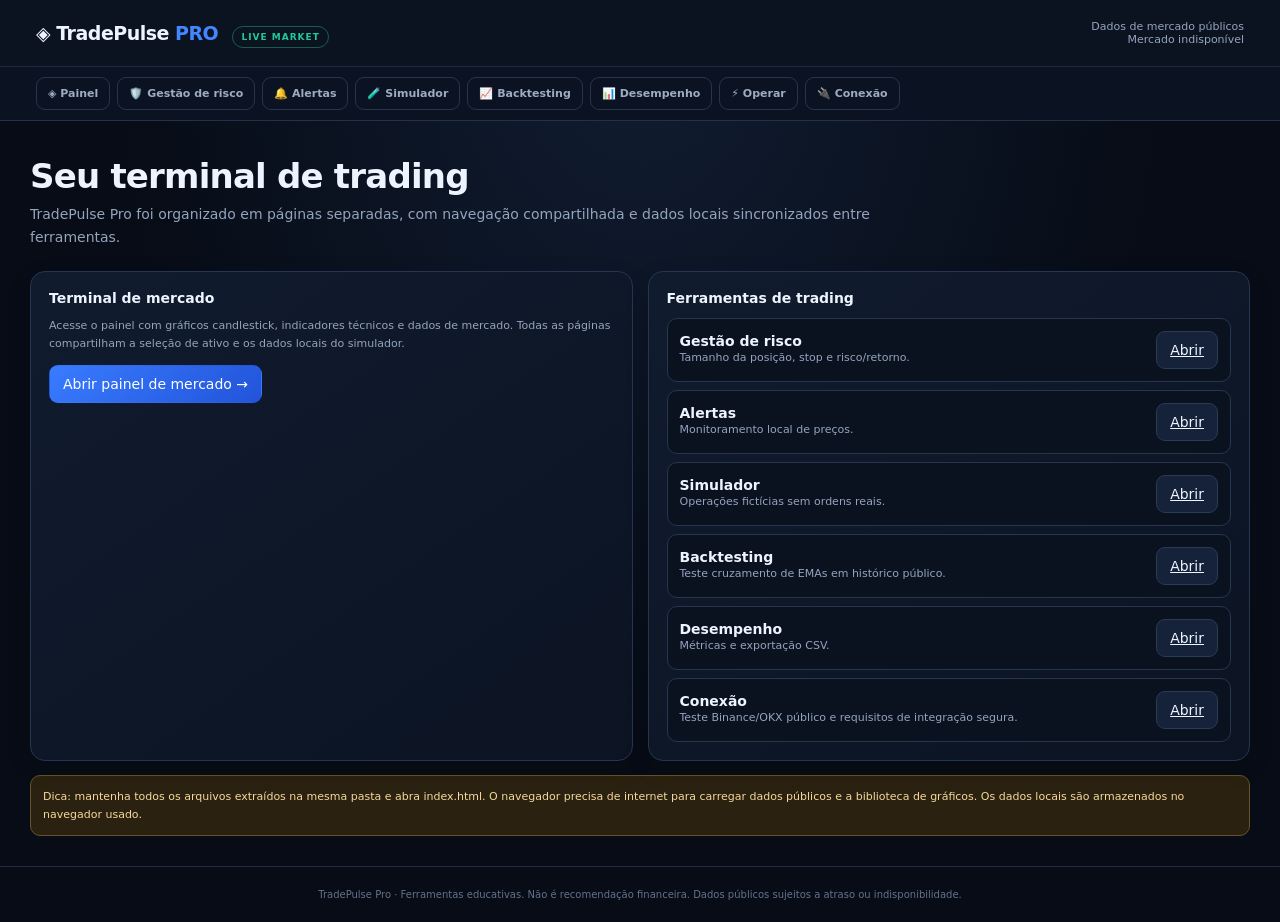
<file: index.html>
<!doctype html><html lang="pt-BR"><head><meta charset="utf-8"><meta name="viewport" content="width=device-width,initial-scale=1"><meta name="theme-color" content="#070c16"><title>Seu terminal de trading · TradePulse Pro</title><link rel="stylesheet" href="common.css"></head><body><header><div class="brand">◈ TradePulse <em>PRO</em> <span class="live">LIVE MARKET</span></div><div class="market-mini" id="marketStatus">Dados de mercado públicos<br><span id="headerPrice">Carregando preço…</span></div></header><nav class="nav"><a href="dashboard.html">◈ Painel</a><a href="risco.html">🛡️ Gestão de risco</a><a href="alertas.html">🔔 Alertas</a><a href="simulador.html">🧪 Simulador</a><a href="backtest.html">📈 Backtesting</a><a href="desempenho.html">📊 Desempenho</a><a href="operar.html">⚡ Operar</a><a href="conexao.html">🔌 Conexão</a></nav><main><h1 class="page-title">Seu terminal de trading</h1><p class="lead">TradePulse Pro foi organizado em páginas separadas, com navegação compartilhada e dados locais sincronizados entre ferramentas.</p><section class="grid"><article class="card"><h2>Terminal de mercado</h2><p class="muted">Acesse o painel com gráficos candlestick, indicadores técnicos e dados de mercado. Todas as páginas compartilham a seleção de ativo e os dados locais do simulador.</p><div class="actions"><a class="btn primary" href="dashboard.html" style="text-decoration:none">Abrir painel de mercado →</a></div></article><article class="card"><h2>Ferramentas de trading</h2><div class="list"><div class="item"><div><b>Gestão de risco</b><div class="detail">Tamanho da posição, stop e risco/retorno.</div></div><a class="btn" href="risco.html">Abrir</a></div><div class="item"><div><b>Alertas</b><div class="detail">Monitoramento local de preços.</div></div><a class="btn" href="alertas.html">Abrir</a></div><div class="item"><div><b>Simulador</b><div class="detail">Operações fictícias sem ordens reais.</div></div><a class="btn" href="simulador.html">Abrir</a></div><div class="item"><div><b>Backtesting</b><div class="detail">Teste cruzamento de EMAs em histórico público.</div></div><a class="btn" href="backtest.html">Abrir</a></div><div class="item"><div><b>Desempenho</b><div class="detail">Métricas e exportação CSV.</div></div><a class="btn" href="desempenho.html">Abrir</a></div><div class="item"><div><b>Conexão</b><div class="detail">Teste Binance/OKX público e requisitos de integração segura.</div></div><a class="btn" href="conexao.html">Abrir</a></div></div></article></section><div class="warn">Dica: mantenha todos os arquivos extraídos na mesma pasta e abra index.html. O navegador precisa de internet para carregar dados públicos e a biblioteca de gráficos. Os dados locais são armazenados no navegador usado.</div></main><footer>TradePulse Pro · Ferramentas educativas. Não é recomendação financeira. Dados públicos sujeitos a atraso ou indisponibilidade.</footer><script src="common.js"></script><script>async function updateHeader(){try{const t=await TP.ticker();document.getElementById('headerPrice').textContent=TP.coin.replace('USDT','')+' '+TP.money(+t.lastPrice)+' · 24h '+(+t.priceChangePercent).toLocaleString('pt-BR',{maximumFractionDigits:2})+'%';}catch(e){document.getElementById('headerPrice').textContent='Mercado indisponível';}}updateHeader();document.addEventListener('tp-coin-change',updateHeader);setInterval(updateHeader,15000);</script><script></script></body></html>
</file>
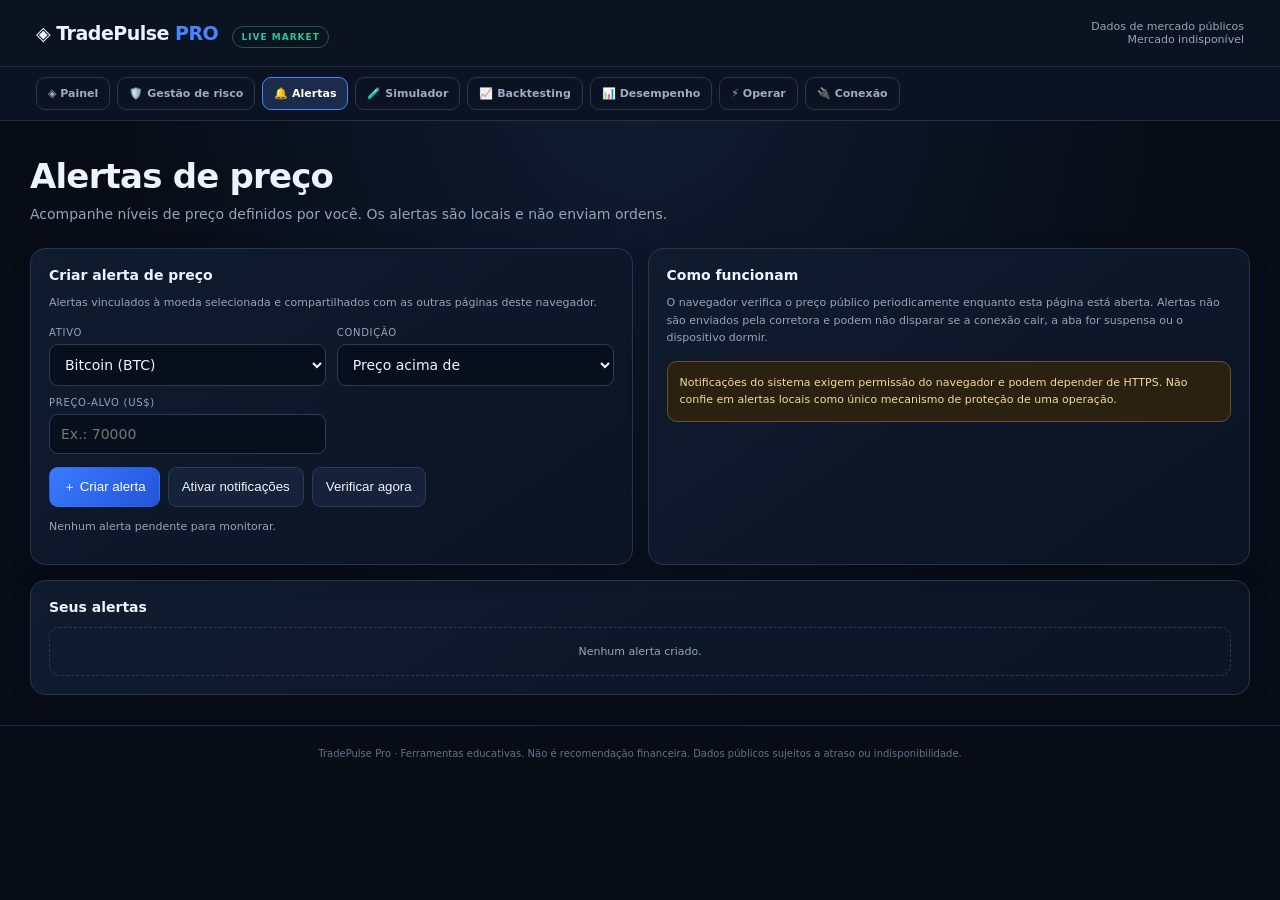
<file: alertas.html>
<!doctype html><html lang="pt-BR"><head><meta charset="utf-8"><meta name="viewport" content="width=device-width,initial-scale=1"><meta name="theme-color" content="#070c16"><title>Alertas de preço · TradePulse Pro</title><link rel="stylesheet" href="common.css"></head><body><header><div class="brand">◈ TradePulse <em>PRO</em> <span class="live">LIVE MARKET</span></div><div class="market-mini" id="marketStatus">Dados de mercado públicos<br><span id="headerPrice">Carregando preço…</span></div></header><nav class="nav"><a href="dashboard.html">◈ Painel</a><a href="risco.html">🛡️ Gestão de risco</a><a href="alertas.html">🔔 Alertas</a><a href="simulador.html">🧪 Simulador</a><a href="backtest.html">📈 Backtesting</a><a href="desempenho.html">📊 Desempenho</a><a href="operar.html">⚡ Operar</a><a href="conexao.html">🔌 Conexão</a></nav><main><h1 class="page-title">Alertas de preço</h1><p class="lead">Acompanhe níveis de preço definidos por você. Os alertas são locais e não enviam ordens.</p><section class="grid"><article class="card"><h2>Criar alerta de preço</h2><p class="muted">Alertas vinculados à moeda selecionada e compartilhados com as outras páginas deste navegador.</p><div class="form"><div class="field"><label>Ativo</label><select id="coin" data-coin-select></select></div><div class="field"><label>Condição</label><select id="condition"><option value="above">Preço acima de</option><option value="below">Preço abaixo de</option></select></div><div class="field"><label>Preço-alvo (US$)</label><input id="target" type="number" min="0" step="any" placeholder="Ex.: 70000"></div></div><div class="actions"><button class="btn primary" id="add">＋ Criar alerta</button><button class="btn" id="notify">Ativar notificações</button><button class="btn" id="refresh">Verificar agora</button></div><p class="muted" id="status">A página precisa permanecer aberta para monitorar os alertas.</p></article><article class="card"><h2>Como funcionam</h2><p class="muted">O navegador verifica o preço público periodicamente enquanto esta página está aberta. Alertas não são enviados pela corretora e podem não disparar se a conexão cair, a aba for suspensa ou o dispositivo dormir.</p><div class="warn">Notificações do sistema exigem permissão do navegador e podem depender de HTTPS. Não confie em alertas locais como único mecanismo de proteção de uma operação.</div></article></section><section class="card" style="margin-top:15px"><h2>Seus alertas</h2><div id="alerts" class="list"><div class="empty">Carregando…</div></div></section></main><footer>TradePulse Pro · Ferramentas educativas. Não é recomendação financeira. Dados públicos sujeitos a atraso ou indisponibilidade.</footer><script src="common.js"></script><script>async function updateHeader(){try{const t=await TP.ticker();document.getElementById('headerPrice').textContent=TP.coin.replace('USDT','')+' '+TP.money(+t.lastPrice)+' · 24h '+(+t.priceChangePercent).toLocaleString('pt-BR',{maximumFractionDigits:2})+'%';}catch(e){document.getElementById('headerPrice').textContent='Mercado indisponível';}}updateHeader();document.addEventListener('tp-coin-change',updateHeader);setInterval(updateHeader,15000);</script><script>const $=id=>document.getElementById(id),KEY='tp.alertas.v1';let rows=TP.read(KEY,[]),timer=null;function render(){if(!rows.length){$('alerts').innerHTML='<div class="empty">Nenhum alerta criado.</div>';return}$('alerts').innerHTML=rows.map(a=>`<div class="item"><div><b>${TP.escape(a.coin)} · ${a.tipo==='above'?'Acima de':'Abaixo de'} ${TP.money(a.preco)}</b><div class="detail">${a.disparado?'✓ Disparado':'Aguardando condição'} · Criado ${new Date(a.criado||Date.now()).toLocaleString('pt-BR')}</div></div><button class="btn danger" data-del="${a.id}">Remover</button></div>`).join('');document.querySelectorAll('[data-del]').forEach(b=>b.onclick=()=>{rows=rows.filter(a=>a.id!==b.dataset.del);TP.save(KEY,rows);render()})}async function check(){try{const symbols=[...new Set(rows.filter(a=>!a.disparado).map(a=>a.coin))];for(const sym of symbols){const price=await TP.price(sym);let changed=false;rows.forEach(a=>{if(a.coin===sym&&!a.disparado&&(a.tipo==='above'?price>=a.preco:price<=a.preco)){a.disparado=true;changed=true;const msg=`${sym} atingiu ${TP.money(price)} (alvo ${TP.money(a.preco)}).`;$('status').textContent=msg;if('Notification'in window&&Notification.permission==='granted')try{new Notification('TradePulse Pro · Alerta',{body:msg})}catch{}}});if(changed){TP.save(KEY,rows);render()}}if(!symbols.length)$('status').textContent='Nenhum alerta pendente para monitorar.'}catch(e){$('status').textContent='Não foi possível verificar agora; confira a conexão.'}}$('add').onclick=()=>{const p=+$('target').value;if(!(p>0)){alert('Informe um preço válido.');return}rows.unshift({id:String(Date.now())+Math.random().toString(16).slice(2,6),coin:$('coin').value,tipo:$('condition').value,preco:p,criado:Date.now(),disparado:false});TP.save(KEY,rows);$('target').value='';render();check()};$('notify').onclick=async()=>{if(!('Notification'in window)){alert('Este navegador não oferece notificações.');return}const p=await Notification.requestPermission();$('status').textContent=p==='granted'?'Notificações ativadas.':'Permissão não concedida.'};$('refresh').onclick=check;render();check();timer=setInterval(check,15000);</script></body></html>
</file>
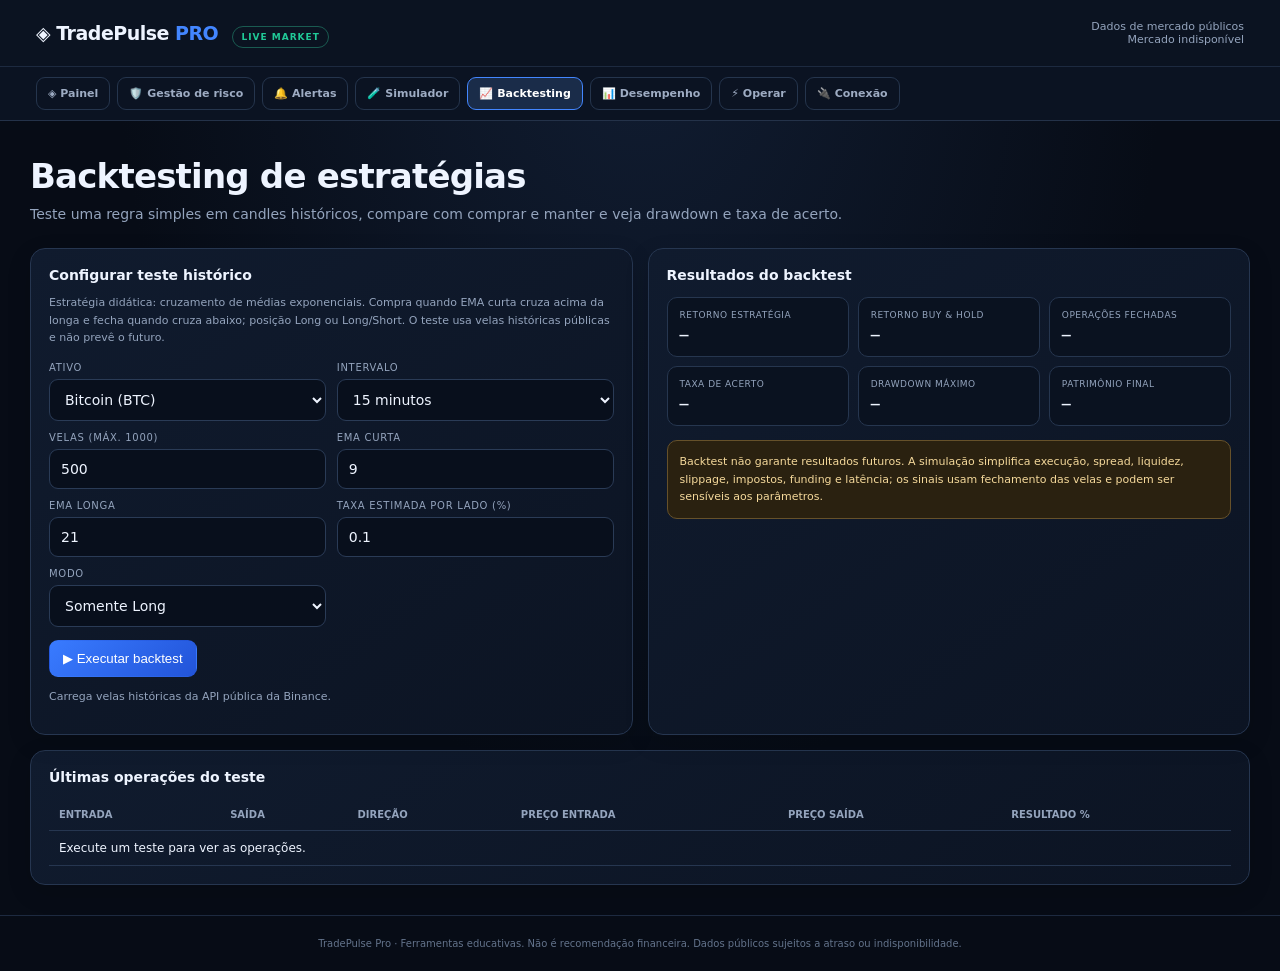
<file: backtest.html>
<!doctype html><html lang="pt-BR"><head><meta charset="utf-8"><meta name="viewport" content="width=device-width,initial-scale=1"><meta name="theme-color" content="#070c16"><title>Backtesting de estratégias · TradePulse Pro</title><link rel="stylesheet" href="common.css"></head><body><header><div class="brand">◈ TradePulse <em>PRO</em> <span class="live">LIVE MARKET</span></div><div class="market-mini" id="marketStatus">Dados de mercado públicos<br><span id="headerPrice">Carregando preço…</span></div></header><nav class="nav"><a href="dashboard.html">◈ Painel</a><a href="risco.html">🛡️ Gestão de risco</a><a href="alertas.html">🔔 Alertas</a><a href="simulador.html">🧪 Simulador</a><a href="backtest.html">📈 Backtesting</a><a href="desempenho.html">📊 Desempenho</a><a href="operar.html">⚡ Operar</a><a href="conexao.html">🔌 Conexão</a></nav><main><h1 class="page-title">Backtesting de estratégias</h1><p class="lead">Teste uma regra simples em candles históricos, compare com comprar e manter e veja drawdown e taxa de acerto.</p><section class="grid"><article class="card"><h2>Configurar teste histórico</h2><p class="muted">Estratégia didática: cruzamento de médias exponenciais. Compra quando EMA curta cruza acima da longa e fecha quando cruza abaixo; posição Long ou Long/Short. O teste usa velas históricas públicas e não prevê o futuro.</p><div class="form"><div class="field"><label>Ativo</label><select id="coin" data-coin-select></select></div><div class="field"><label>Intervalo</label><select id="tf" data-tf-select><option value="5m">5 minutos</option><option value="15m">15 minutos</option><option value="1h">1 hora</option><option value="4h">4 horas</option><option value="1d">1 dia</option></select></div><div class="field"><label>Velas (máx. 1000)</label><input id="limit" type="number" min="100" max="1000" step="50" value="500"></div><div class="field"><label>EMA curta</label><input id="fast" type="number" min="2" max="100" value="9"></div><div class="field"><label>EMA longa</label><input id="slow" type="number" min="3" max="300" value="21"></div><div class="field"><label>Taxa estimada por lado (%)</label><input id="fee" type="number" min="0" max="2" step="0.01" value="0.1"></div><div class="field"><label>Modo</label><select id="mode"><option value="long">Somente Long</option><option value="both">Long e Short</option></select></div></div><div class="actions"><button class="btn primary" id="run">▶ Executar backtest</button></div><p class="muted" id="status">Carrega velas históricas da API pública da Binance.</p></article><article class="card"><h2>Resultados do backtest</h2><div class="stats"><div class="stat"><span>Retorno estratégia</span><b id="ret">—</b></div><div class="stat"><span>Retorno buy & hold</span><b id="hold">—</b></div><div class="stat"><span>Operações fechadas</span><b id="count">—</b></div><div class="stat"><span>Taxa de acerto</span><b id="win">—</b></div><div class="stat"><span>Drawdown máximo</span><b id="dd">—</b></div><div class="stat"><span>Patrimônio final</span><b id="equity">—</b></div></div><div class="warn">Backtest não garante resultados futuros. A simulação simplifica execução, spread, liquidez, slippage, impostos, funding e latência; os sinais usam fechamento das velas e podem ser sensíveis aos parâmetros.</div></article></section><section class="card" style="margin-top:15px"><h2>Últimas operações do teste</h2><div class="table-wrap"><table><thead><tr><th>Entrada</th><th>Saída</th><th>Direção</th><th>Preço entrada</th><th>Preço saída</th><th>Resultado %</th></tr></thead><tbody id="results"><tr><td colspan="6">Execute um teste para ver as operações.</td></tr></tbody></table></div></section></main><footer>TradePulse Pro · Ferramentas educativas. Não é recomendação financeira. Dados públicos sujeitos a atraso ou indisponibilidade.</footer><script src="common.js"></script><script>async function updateHeader(){try{const t=await TP.ticker();document.getElementById('headerPrice').textContent=TP.coin.replace('USDT','')+' '+TP.money(+t.lastPrice)+' · 24h '+(+t.priceChangePercent).toLocaleString('pt-BR',{maximumFractionDigits:2})+'%';}catch(e){document.getElementById('headerPrice').textContent='Mercado indisponível';}}updateHeader();document.addEventListener('tp-coin-change',updateHeader);setInterval(updateHeader,15000);</script><script>const $=id=>document.getElementById(id);function ema(vals,n){const out=Array(vals.length).fill(null),k=2/(n+1);let e;for(let i=0;i<vals.length;i++){e=e==null?vals[i]:vals[i]*k+e*(1-k);out[i]=e}return out}function pct(v){return (v*100).toLocaleString('pt-BR',{maximumFractionDigits:2})+'%'}$('run').onclick=async()=>{const btn=$('run');btn.disabled=true;btn.textContent='Carregando dados…';$('status').textContent='Consultando histórico público; aguarde.';try{const symbol=$('coin').value,tf=$('tf').value,limit=Math.max(100,Math.min(1000,+$('limit').value||500)),f=+$('fast').value,s=+$('slow').value,fee=Math.max(0,+$('fee').value||0)/100,mode=$('mode').value;if(f<2||s<=f)throw Error('A EMA longa precisa ser maior que a curta.');const candles=await TP.klines(symbol,tf,limit),cl=candles.map(c=>c.close),ef=ema(cl,f),es=ema(cl,s);let pos=0,entry=0,entryTime=0,equity=1,peak=1,maxDD=0,closed=[],curve=[];for(let i=1;i<cl.length;i++){let desired=pos;if(ef[i-1]<=es[i-1]&&ef[i]>es[i])desired=1;else if(ef[i-1]>=es[i-1]&&ef[i]<es[i])desired=mode==='both'?-1:0;if(mode==='long'&&desired<0)desired=0;if(desired!==pos){if(pos!==0){let gross=(cl[i]/entry-1)*pos;let net=(1+gross)*(1-fee)*(1-fee)-1;equity*=1+net;closed.push({entryTime,exitTime:candles[i].time,side:pos===1?'Long':'Short',entry,exit:cl[i],ret:net});peak=Math.max(peak,equity);maxDD=Math.max(maxDD,(peak-equity)/peak)}if(desired!==0){entry=cl[i];entryTime=candles[i].time}pos=desired;}curve.push(equity);peak=Math.max(peak,equity);maxDD=Math.max(maxDD,(peak-equity)/peak)}if(pos!==0){const i=cl.length-1;let gross=(cl[i]/entry-1)*pos,net=(1+gross)*(1-fee)*(1-fee)-1;equity*=1+net;closed.push({entryTime,exitTime:candles[i].time,side:pos===1?'Long':'Short',entry,exit:cl[i],ret:net});peak=Math.max(peak,equity);maxDD=Math.max(maxDD,(peak-equity)/peak)}const wins=closed.filter(t=>t.ret>0).length,hold=cl.at(-1)/cl[0]-1;$('ret').textContent=pct(equity-1);$('ret').className=equity>=1?'good':'bad';$('hold').textContent=pct(hold);$('count').textContent=closed.length;$('win').textContent=closed.length?pct(wins/closed.length):'—';$('dd').textContent=pct(maxDD);$('equity').textContent=TP.money(equity*1000);$('status').textContent=`${symbol} · ${tf} · ${candles.length} velas · ${new Date(candles[0].time).toLocaleString('pt-BR')} até ${new Date(candles.at(-1).time).toLocaleString('pt-BR')}. Capital-base de referência: US$ 1.000.`;$('results').innerHTML=closed.slice(-100).reverse().map(t=>`<tr><td>${new Date(t.entryTime).toLocaleString('pt-BR')}</td><td>${new Date(t.exitTime).toLocaleString('pt-BR')}</td><td>${t.side}</td><td>${TP.money(t.entry)}</td><td>${TP.money(t.exit)}</td><td class="${t.ret>=0?'good':'bad'}">${pct(t.ret)}</td></tr>`).join('')||'<tr><td colspan="6">Nenhuma operação gerada com esses parâmetros.</td></tr>';TP.save('tp.lastBacktest',{symbol,tf,fast:f,slow:s,fee:fee*100,mode,returnPct:equity-1,hold,maxDD,trades:closed.length,winRate:closed.length?wins/closed.length:0,at:Date.now()})}catch(e){$('status').textContent=e.message||'Falha ao executar backtest.';alert(e.message||'Falha ao executar backtest.')}finally{btn.disabled=false;btn.textContent='▶ Executar backtest'}};</script></body></html>
</file>
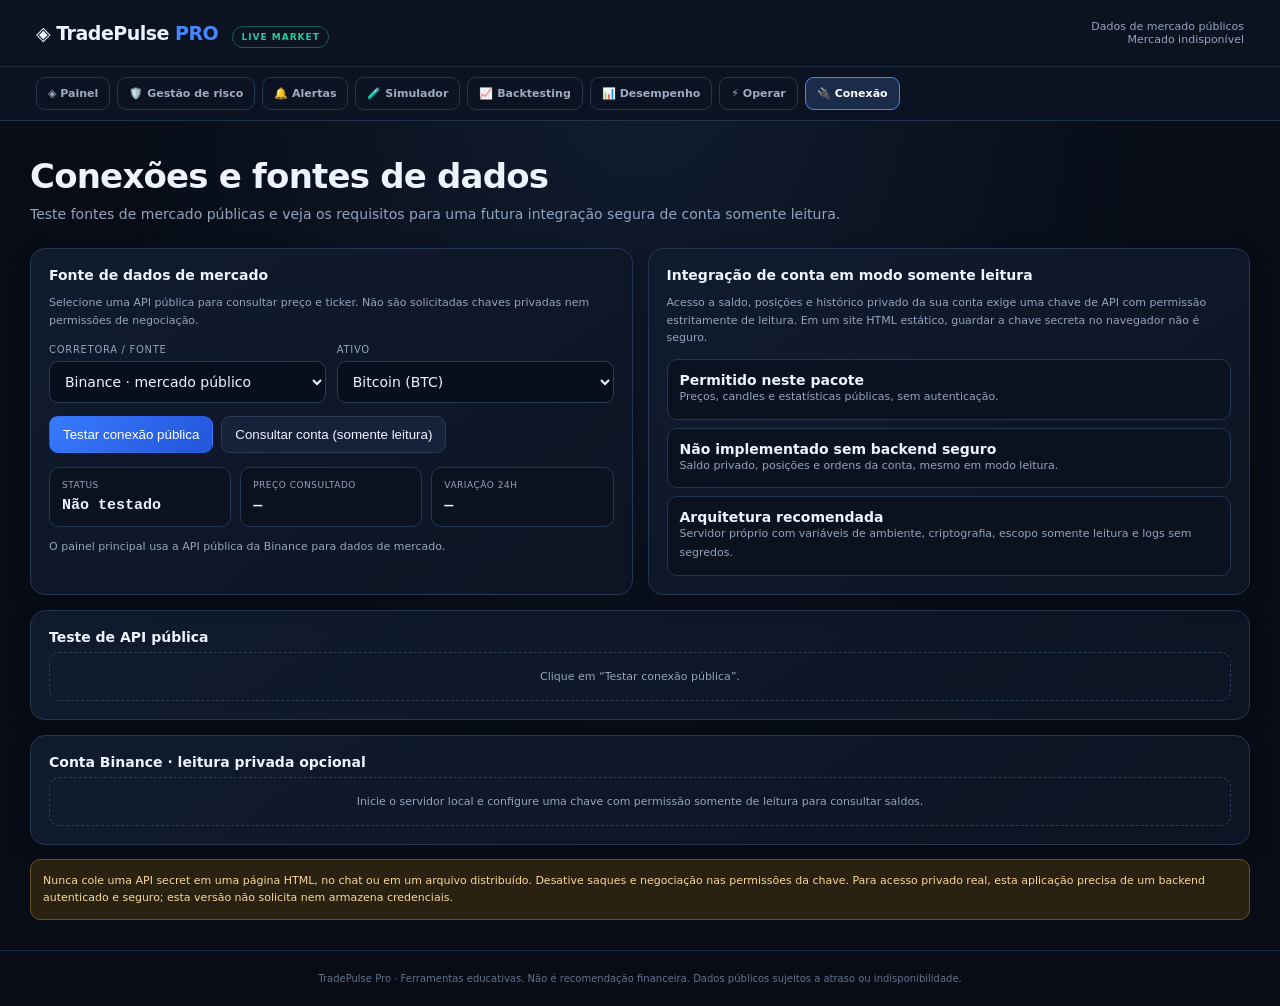
<file: conexao.html>
<!doctype html><html lang="pt-BR"><head><meta charset="utf-8"><meta name="viewport" content="width=device-width,initial-scale=1"><meta name="theme-color" content="#070c16"><title>Conexões e fontes de dados · TradePulse Pro</title><link rel="stylesheet" href="common.css"></head><body><header><div class="brand">◈ TradePulse <em>PRO</em> <span class="live">LIVE MARKET</span></div><div class="market-mini" id="marketStatus">Dados de mercado públicos<br><span id="headerPrice">Carregando preço…</span></div></header><nav class="nav"><a href="dashboard.html">◈ Painel</a><a href="risco.html">🛡️ Gestão de risco</a><a href="alertas.html">🔔 Alertas</a><a href="simulador.html">🧪 Simulador</a><a href="backtest.html">📈 Backtesting</a><a href="desempenho.html">📊 Desempenho</a><a href="operar.html">⚡ Operar</a><a href="conexao.html">🔌 Conexão</a></nav><main><h1 class="page-title">Conexões e fontes de dados</h1><p class="lead">Teste fontes de mercado públicas e veja os requisitos para uma futura integração segura de conta somente leitura.</p><section class="grid"><article class="card"><h2>Fonte de dados de mercado</h2><p class="muted">Selecione uma API pública para consultar preço e ticker. Não são solicitadas chaves privadas nem permissões de negociação.</p><div class="form"><div class="field"><label>Corretora / fonte</label><select id="source"><option value="binance">Binance · mercado público</option><option value="okx">OKX · mercado público</option></select></div><div class="field"><label>Ativo</label><select id="coin" data-coin-select></select></div></div><div class="actions"><button class="btn primary" id="test">Testar conexão pública</button><button class="btn" id="privateAccount">Consultar conta (somente leitura)</button></div><div class="stats"><div class="stat"><span>Status</span><b id="connStatus">Não testado</b></div><div class="stat"><span>Preço consultado</span><b id="connPrice">—</b></div><div class="stat"><span>Variação 24h</span><b id="connChange">—</b></div></div><p class="muted" id="connMsg">O painel principal usa a API pública da Binance para dados de mercado.</p></article><article class="card"><h2>Integração de conta em modo somente leitura</h2><p class="muted">Acesso a saldo, posições e histórico privado da sua conta exige uma chave de API com permissão estritamente de leitura. Em um site HTML estático, guardar a chave secreta no navegador não é seguro.</p><div class="list"><div class="item"><div><b>Permitido neste pacote</b><div class="detail">Preços, candles e estatísticas públicas, sem autenticação.</div></div></div><div class="item"><div><b>Não implementado sem backend seguro</b><div class="detail">Saldo privado, posições e ordens da conta, mesmo em modo leitura.</div></div></div><div class="item"><div><b>Arquitetura recomendada</b><div class="detail">Servidor próprio com variáveis de ambiente, criptografia, escopo somente leitura e logs sem segredos.</div></div></div></div></article></section><section class="card" style="margin-top:15px"><h2>Teste de API pública</h2><div id="tickerData" class="empty">Clique em “Testar conexão pública”.</div></section><section class="card" style="margin-top:15px"><h2>Conta Binance · leitura privada opcional</h2><div id="accountData" class="empty">Inicie o servidor local e configure uma chave com permissão somente de leitura para consultar saldos.</div></section><div class="warn">Nunca cole uma API secret em uma página HTML, no chat ou em um arquivo distribuído. Desative saques e negociação nas permissões da chave. Para acesso privado real, esta aplicação precisa de um backend autenticado e seguro; esta versão não solicita nem armazena credenciais.</div></main><footer>TradePulse Pro · Ferramentas educativas. Não é recomendação financeira. Dados públicos sujeitos a atraso ou indisponibilidade.</footer><script src="common.js"></script><script>async function updateHeader(){try{const t=await TP.ticker();document.getElementById('headerPrice').textContent=TP.coin.replace('USDT','')+' '+TP.money(+t.lastPrice)+' · 24h '+(+t.priceChangePercent).toLocaleString('pt-BR',{maximumFractionDigits:2})+'%';}catch(e){document.getElementById('headerPrice').textContent='Mercado indisponível';}}updateHeader();document.addEventListener('tp-coin-change',updateHeader);setInterval(updateHeader,15000);</script><script>const $=id=>document.getElementById(id);$('test').onclick=async()=>{const btn=$('test');btn.disabled=true;btn.textContent='Testando…';try{const symbol=$('coin').value,source=$('source').value;let t;if(source==='binance'){t=await TP.ticker(symbol);$('connPrice').textContent=TP.money(+t.lastPrice);$('connChange').textContent=TP.num(+t.priceChangePercent,2)+'%';$('connChange').className=+t.priceChangePercent>=0?'good':'bad';$('tickerData').innerHTML=`<b>Binance · ${TP.escape(symbol)}</b><p class="muted">Último preço: ${TP.money(+t.lastPrice)}<br>Máxima 24h: ${TP.money(+t.highPrice)}<br>Mínima 24h: ${TP.money(+t.lowPrice)}<br>Volume base 24h: ${TP.num(+t.volume,3)}<br>Volume cotado: ${TP.money(+t.quoteVolume)}</p>`}else{const pair=symbol.replace('USDT','')+'-USDT';const r=await fetch('https://www.okx.com/api/v5/market/ticker?instId='+pair);if(!r.ok)throw Error('A API da OKX não respondeu');const j=await r.json();if(j.code!=='0'||!j.data?.[0])throw Error(j.msg||'Par indisponível na OKX');t=j.data[0];$('connPrice').textContent=TP.money(+t.last);$('connChange').textContent=t.open24h?TP.num((+t.last/+t.open24h-1)*100,2)+'%':'—';$('connChange').className=+t.last>=+t.open24h?'good':'bad';$('tickerData').innerHTML=`<b>OKX · ${TP.escape(pair)}</b><p class="muted">Último preço: ${TP.money(+t.last)}<br>Máxima 24h: ${TP.money(+t.high24h)}<br>Mínima 24h: ${TP.money(+t.low24h)}<br>Volume 24h: ${TP.num(+t.vol24h,3)}</p>`}$('connStatus').textContent='Conectado';$('connStatus').className='good';$('connMsg').textContent='Consulta concluída em '+new Date().toLocaleTimeString('pt-BR')+'. Dados públicos, sem acesso à conta.'}catch(e){$('connStatus').textContent='Falhou';$('connStatus').className='bad';$('connMsg').textContent=e.message||'Falha de conexão. Verifique a internet ou tente outra fonte.';$('tickerData').textContent=e.message||'Falha ao consultar a API.'}finally{btn.disabled=false;btn.textContent='Testar conexão'}};</script>
<script>document.getElementById('privateAccount').addEventListener('click',async()=>{const b=document.getElementById('privateAccount'),out=document.getElementById('accountData');b.disabled=true;b.textContent='Consultando…';out.textContent='Consultando backend local…';try{const health=await fetch('/api/health');if(!health.ok)throw Error('Backend local indisponível. Abra o app por http://127.0.0.1:8765/index.html usando server.py.');const h=await health.json();if(!h.accountConfigured)throw Error('Backend ativo, mas as credenciais não foram configuradas no ambiente. Consulte LEIA-ME.txt.');const r=await fetch('/api/account',{cache:'no-store'}),data=await r.json();if(!r.ok||!data.ok)throw Error(data.error||'Falha ao consultar conta.');const rows=data.balances||[];out.innerHTML='<p class="muted">Conta consultada em '+new Date(data.readAt).toLocaleString('pt-BR')+' · '+TP.escape(data.accountType||'Conta Binance')+'</p>'+(rows.length?'<div class="table-wrap"><table><thead><tr><th>Ativo</th><th>Disponível</th><th>Em ordens</th><th>Total</th></tr></thead><tbody>'+rows.map(x=>'<tr><td>'+TP.escape(x.asset)+'</td><td>'+TP.num(x.free,8)+'</td><td>'+TP.num(x.locked,8)+'</td><td>'+TP.num(x.total,8)+'</td></tr>').join('')+'</tbody></table></div>':'<div class="empty">A API não retornou saldos diferentes de zero.</div>')+'<p class="muted">Consulta somente leitura executada pelo backend local. Nenhuma ordem foi enviada.</p>'}catch(e){out.textContent=e.message||'Não foi possível consultar a conta. Verifique o backend e as permissões.'}finally{b.disabled=false;b.textContent='Consultar conta (somente leitura)'}});</script>
</body></html>
</file>
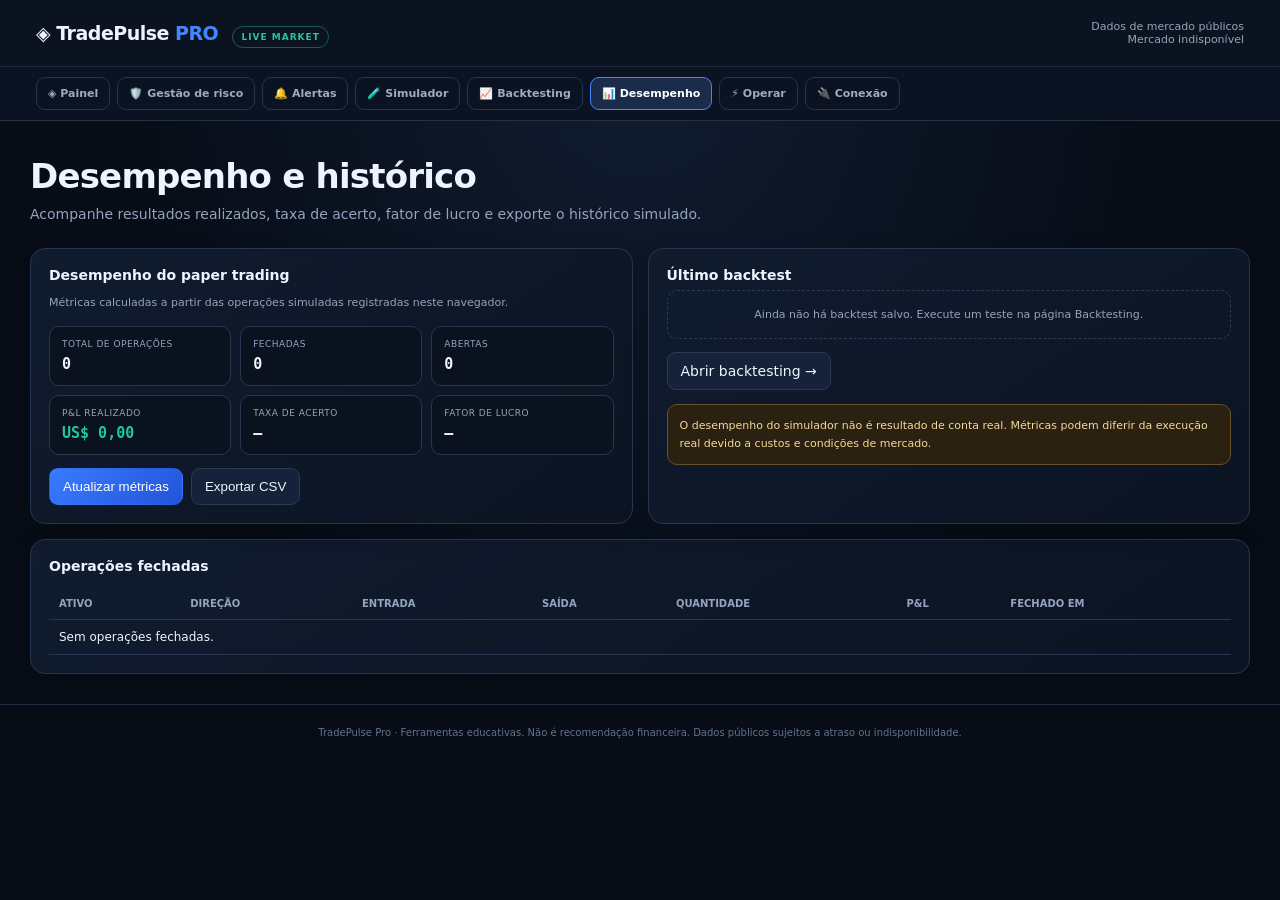
<file: desempenho.html>
<!doctype html><html lang="pt-BR"><head><meta charset="utf-8"><meta name="viewport" content="width=device-width,initial-scale=1"><meta name="theme-color" content="#070c16"><title>Desempenho e histórico · TradePulse Pro</title><link rel="stylesheet" href="common.css"></head><body><header><div class="brand">◈ TradePulse <em>PRO</em> <span class="live">LIVE MARKET</span></div><div class="market-mini" id="marketStatus">Dados de mercado públicos<br><span id="headerPrice">Carregando preço…</span></div></header><nav class="nav"><a href="dashboard.html">◈ Painel</a><a href="risco.html">🛡️ Gestão de risco</a><a href="alertas.html">🔔 Alertas</a><a href="simulador.html">🧪 Simulador</a><a href="backtest.html">📈 Backtesting</a><a href="desempenho.html">📊 Desempenho</a><a href="operar.html">⚡ Operar</a><a href="conexao.html">🔌 Conexão</a></nav><main><h1 class="page-title">Desempenho e histórico</h1><p class="lead">Acompanhe resultados realizados, taxa de acerto, fator de lucro e exporte o histórico simulado.</p><section class="grid"><article class="card"><h2>Desempenho do paper trading</h2><p class="muted">Métricas calculadas a partir das operações simuladas registradas neste navegador.</p><div class="stats"><div class="stat"><span>Total de operações</span><b id="total">0</b></div><div class="stat"><span>Fechadas</span><b id="closed">0</b></div><div class="stat"><span>Abertas</span><b id="open">0</b></div><div class="stat"><span>P&L realizado</span><b id="pnl">US$ 0,00</b></div><div class="stat"><span>Taxa de acerto</span><b id="win">—</b></div><div class="stat"><span>Fator de lucro</span><b id="pf">—</b></div></div><div class="actions"><button class="btn primary" id="refresh">Atualizar métricas</button><button class="btn" id="csv">Exportar CSV</button></div></article><article class="card"><h2>Último backtest</h2><div id="backtestSummary" class="empty">Ainda não há backtest salvo. Execute um teste na página Backtesting.</div><div class="actions"><a class="btn" href="backtest.html" style="text-decoration:none">Abrir backtesting →</a></div><div class="warn">O desempenho do simulador não é resultado de conta real. Métricas podem diferir da execução real devido a custos e condições de mercado.</div></article></section><section class="card" style="margin-top:15px"><h2>Operações fechadas</h2><div class="table-wrap"><table><thead><tr><th>Ativo</th><th>Direção</th><th>Entrada</th><th>Saída</th><th>Quantidade</th><th>P&L</th><th>Fechado em</th></tr></thead><tbody id="closedRows"><tr><td colspan="7">Sem operações fechadas.</td></tr></tbody></table></div></section></main><footer>TradePulse Pro · Ferramentas educativas. Não é recomendação financeira. Dados públicos sujeitos a atraso ou indisponibilidade.</footer><script src="common.js"></script><script>async function updateHeader(){try{const t=await TP.ticker();document.getElementById('headerPrice').textContent=TP.coin.replace('USDT','')+' '+TP.money(+t.lastPrice)+' · 24h '+(+t.priceChangePercent).toLocaleString('pt-BR',{maximumFractionDigits:2})+'%';}catch(e){document.getElementById('headerPrice').textContent='Mercado indisponível';}}updateHeader();document.addEventListener('tp-coin-change',updateHeader);setInterval(updateHeader,15000);</script><script>const $=id=>document.getElementById(id);function refresh(){const ts=TP.read('tp.papertrades.v1',[]),closed=ts.filter(t=>t.saida!=null),open=ts.filter(t=>t.saida==null),pnls=closed.map(t=>+t.pnl||0),net=pnls.reduce((a,b)=>a+b,0),wins=pnls.filter(x=>x>0),losses=pnls.filter(x=>x<0),grossWin=wins.reduce((a,b)=>a+b,0),grossLoss=Math.abs(losses.reduce((a,b)=>a+b,0));$('total').textContent=ts.length;$('closed').textContent=closed.length;$('open').textContent=open.length;$('pnl').textContent=TP.money(net);$('pnl').className=net>=0?'good':'bad';$('win').textContent=closed.length?TP.num(wins.length/closed.length*100,1)+'%':'—';$('pf').textContent=grossLoss?TP.num(grossWin/grossLoss,2):(grossWin?'∞':'—');$('closedRows').innerHTML=closed.length?closed.slice().sort((a,b)=>(b.fechadoEm||0)-(a.fechadoEm||0)).map(t=>`<tr><td>${TP.escape(t.coin)}</td><td>${t.lado==='long'?'Long':'Short'}</td><td>${TP.money(t.entrada)}</td><td>${TP.money(t.saida)}</td><td>${TP.num(t.qtd,8)}</td><td class="${t.pnl>=0?'good':'bad'}">${TP.money(t.pnl)}</td><td>${t.fechadoEm?new Date(t.fechadoEm).toLocaleString('pt-BR'):'—'}</td></tr>`).join(''):'<tr><td colspan="7">Sem operações fechadas.</td></tr>';const b=TP.read('tp.lastBacktest',null);$('backtestSummary').innerHTML=b?`<b>${TP.escape(b.symbol)} · ${TP.escape(b.tf)}</b><p class="muted">EMA ${b.fast}/${b.slow} · retorno ${TP.num(b.returnPct*100,2)}% · buy & hold ${TP.num(b.hold*100,2)}% · ${b.trades} operações · drawdown ${TP.num(b.maxDD*100,2)}%</p><span class="muted">Executado em ${new Date(b.at).toLocaleString('pt-BR')}</span>`:'Ainda não há backtest salvo. Execute um teste na página Backtesting.'}function csv(){const ts=TP.read('tp.papertrades.v1',[]).filter(t=>t.saida!=null);const rows=[['ativo','direcao','entrada','saida','quantidade','pnl','aberto_em','fechado_em','nota'],...ts.map(t=>[t.coin,t.lado,t.entrada,t.saida,t.qtd,t.pnl,new Date(t.abertoEm).toISOString(),t.fechadoEm?new Date(t.fechadoEm).toISOString():'',t.nota||''])];const data='﻿'+rows.map(r=>r.map(x=>'"'+String(x??'').replace(/"/g,'""')+'"').join(',')).join('\\r\\n');const a=document.createElement('a');a.href=URL.createObjectURL(new Blob([data],{type:'text/csv;charset=utf-8;'}));a.download='tradepulse-desempenho.csv';a.click();URL.revokeObjectURL(a.href)}$('refresh').onclick=refresh;$('csv').onclick=csv;refresh();</script></body></html>
</file>
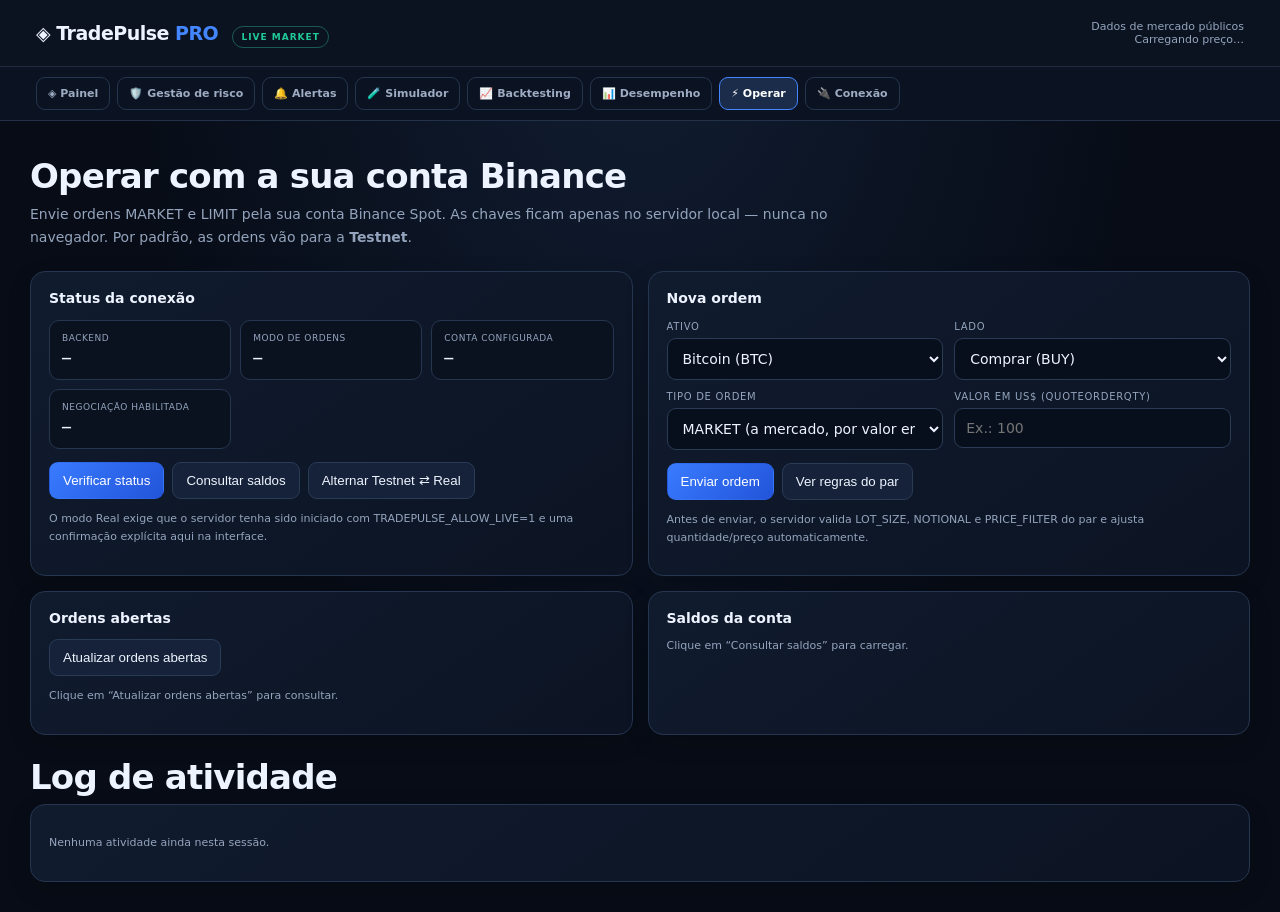
<file: operar.html>
<!doctype html><html lang="pt-BR"><head><meta charset="utf-8"><meta name="viewport" content="width=device-width,initial-scale=1"><meta name="theme-color" content="#070c16"><title>Operar · TradePulse Pro</title><link rel="stylesheet" href="common.css"></head><body><header><div class="brand">◈ TradePulse <em>PRO</em> <span class="live">LIVE MARKET</span></div><div class="market-mini" id="marketStatus">Dados de mercado públicos<br><span id="headerPrice">Carregando preço…</span></div></header><nav class="nav"><a href="dashboard.html">◈ Painel</a><a href="risco.html">🛡️ Gestão de risco</a><a href="alertas.html">🔔 Alertas</a><a href="simulador.html">🧪 Simulador</a><a href="backtest.html">📈 Backtesting</a><a href="desempenho.html">📊 Desempenho</a><a href="operar.html">⚡ Operar</a><a href="conexao.html">🔌 Conexão</a></nav><main><h1 class="page-title">Operar com a sua conta Binance</h1><p class="lead">Envie ordens MARKET e LIMIT pela sua conta Binance Spot. As chaves ficam apenas no servidor local — nunca no navegador. Por padrão, as ordens vão para a <b>Testnet</b>.</p><section class="grid"><article class="card"><h2>Status da conexão</h2><div class="stats"><div class="stat"><span>Backend</span><b id="stBackend">—</b></div><div class="stat"><span>Modo de ordens</span><b id="stMode">—</b></div><div class="stat"><span>Conta configurada</span><b id="stCreds">—</b></div><div class="stat"><span>Negociação habilitada</span><b id="stCanTrade">—</b></div></div><div class="actions"><button class="btn primary" id="btnStatus">Verificar status</button><button class="btn" id="btnAccount">Consultar saldos</button><button class="btn" id="btnMode">Alternar Testnet ⇄ Real</button></div><p class="muted" id="stMsg">O modo Real exige que o servidor tenha sido iniciado com TRADEPULSE_ALLOW_LIVE=1 e uma confirmação explícita aqui na interface.</p></article><article class="card"><h2>Nova ordem</h2><div class="form"><div class="field"><label>Ativo</label><select id="coin" data-coin-select></select></div><div class="field"><label>Lado</label><select id="side"><option value="BUY">Comprar (BUY)</option><option value="SELL">Vender (SELL)</option></select></div><div class="field"><label>Tipo de ordem</label><select id="otype"><option value="MARKET">MARKET (a mercado, por valor em US$)</option><option value="LIMIT">LIMIT (preço definido)</option></select></div><div class="field" id="fQuote"><label>Valor em US$ (quoteOrderQty)</label><input id="quote" type="number" min="0" step="any" placeholder="Ex.: 100"></div><div class="field" id="fQty" style="display:none"><label>Quantidade (ex.: BTC)</label><input id="qty" type="number" min="0" step="any" placeholder="Ex.: 0.001"></div><div class="field" id="fPrice" style="display:none"><label>Preço limite (US$)</label><input id="price" type="number" min="0" step="any" placeholder="Ex.: 65000"></div></div><div class="actions"><button class="btn primary" id="btnSend">Enviar ordem</button><button class="btn" id="btnRules">Ver regras do par</button></div><p class="muted" id="ordMsg">Antes de enviar, o servidor valida LOT_SIZE, NOTIONAL e PRICE_FILTER do par e ajusta quantidade/preço automaticamente.</p></article><article class="card"><h2>Ordens abertas</h2><div class="actions"><button class="btn" id="btnOpen">Atualizar ordens abertas</button></div><div id="openWrap"><p class="muted">Clique em “Atualizar ordens abertas” para consultar.</p></div></article><article class="card"><h2>Saldos da conta</h2><div id="acctWrap"><p class="muted">Clique em “Consultar saldos” para carregar.</p></div></article></section><h2 class="page-title" style="margin-top:22px">Log de atividade</h2><section><div id="log" class="card"><p class="muted">Nenhuma atividade ainda nesta sessão.</p></div></section></main><script src="common.js"></script><script>
const log = (cls,msg)=>{const el=document.getElementById('log');const t=new Date().toLocaleTimeString('pt-BR');el.insertAdjacentHTML('afterbegin','<p class="muted" style="border-left:3px solid '+(cls==='ok'?'var(--green)':cls==='err'?'var(--red)':'var(--blue)')+';padding-left:8px"><b>['+t+']</b> '+TP.escape(msg)+'</p>')};
const $=id=>document.getElementById(id);
const modeBadge=m=>m==='live'?'🔴 REAL':'🟢 TESTNET';

function syncFields(){const t=$('otype').value;$('fQuote').style.display=t==='MARKET'?'':'none';$('fQty').style.display=t==='LIMIT'?'':'none';$('fPrice').style.display=t==='LIMIT'?'':'none';}
$('otype').addEventListener('change',syncFields);syncFields();

async function status(){try{const r=await fetch('/api/health',{cache:'no-store'});const d=await r.json();if(!d.ok)throw Error('backend indisponível');$('stBackend').textContent='✅ ativo';$('stMode').textContent=modeBadge(d.mode);$('stCreds').textContent=d.accountConfigured?'✅ sim':'❌ não';$('btnMode').style.display=d.allowLive?'':'none';if(!d.accountConfigured)$('stMsg').textContent='⚠️ Configure BINANCE_API_KEY e BINANCE_API_SECRET no ambiente do servidor e reinicie o server.py.';return d;}catch(e){$('stBackend').textContent='❌ off';$('stMsg').textContent='Backend local indisponível. Inicie com: python server.py e abra http://127.0.0.1:8765/operar.html';throw e;}}

$('btnStatus').addEventListener('click',()=>status().then(d=>log('ok','Status: backend ativo · modo '+d.mode.toUpperCase())).catch(e=>log('err',e.message)));

$('btnAccount').addEventListener('click',async()=>{const w=$('acctWrap');w.textContent='Consultando conta…';try{await status();const r=await fetch('/api/account',{cache:'no-store'});const d=await r.json();if(!r.ok||!d.ok)throw Error(d.error||'falha');$('stCanTrade').textContent=d.canTrade?'✅ sim':'❌ não';const rows=d.balances||[];w.innerHTML=(rows.length?'<div class="table-wrap"><table><thead><tr><th>Ativo</th><th>Livre</th><th>Em ordens</th><th>Total</th></tr></thead><tbody>'+rows.slice(0,20).map(x=>'<tr><td>'+TP.escape(x.asset)+'</td><td>'+TP.num(x.free,8)+'</td><td>'+TP.num(x.locked,8)+'</td><td>'+TP.num(x.total,8)+'</td></tr>').join('')+'</tbody></table></div>':'<div class="empty">Sem saldos diferentes de zero.</div>')+'<p class="muted">Modo '+modeBadge(d.mode)+' · '+new Date(d.readAt).toLocaleTimeString('pt-BR')+'</p>';log('ok','Saldos atualizados ('+(d.balances||[]).length+' ativos, modo '+d.mode+').');}catch(e){w.textContent=e.message;log('err',e.message);}});

$('btnMode').addEventListener('click',async()=>{const to=$('stMode').textContent.includes('REAL')?'testnet':'live';if(to==='live'&&!confirm('ATENÇÃO: alternar para o modo REAL. As próximas ordens usarão dinheiro real na sua conta Binance. Continuar?'))return;try{const r=await fetch('/api/mode',{method:'POST',headers:{'Content-Type':'application/json'},body:JSON.stringify({mode:to,confirm:true})});const d=await r.json();if(!r.ok||!d.ok)throw Error(d.error||'falha ao trocar modo');$('stMode').textContent=modeBadge(d.mode);log(to==='live'?'err':'ok','Modo alterado para '+d.mode.toUpperCase()+' ('+d.base+')');}catch(e){log('err',e.message);}});

$('btnRules').addEventListener('click',async()=>{try{const r=await fetch('/api/exchangeInfo?symbol='+TP.coin+'USDT',{cache:'no-store'});const d=await r.json();if(!r.ok||!d.ok)throw Error(d.error||'falha');const lot=d.filters.LOT_SIZE||{},not=d.filters.NOTIONAL||d.filters.MIN_NOTIONAL||{},pf=d.filters.PRICE_FILTER||{};$('ordMsg').textContent='Regras '+d.symbol+': stepSize='+TP.num(lot.stepSize,8)+' · minQty='+TP.num(lot.minQty,8)+' · minNotional=US$ '+TP.num(not.minNotional??not.minVal,2)+' · tickSize='+TP.num(pf.tickSize,8);log('ok','Regras de '+d.symbol+' carregadas.');}catch(e){log('err',e.message);}});

$('btnSend').addEventListener('click',async()=>{const b=$('btnSend');const t=$('otype').value;const payload={symbol:TP.coin,side:$('side').value,type:t,confirm:true};if(t==='MARKET'){payload.quoteOrderQty=$('quote').value;}else{payload.quantity=$('qty').value;payload.price=$('price').value;payload.timeInForce='GTC';}
if(!payload.symbol)return log('err','Escolha um ativo.');
if(t==='MARKET'&&!(+payload.quoteOrderQty>0))return log('err','Informe um valor em US$ maior que zero.');
if(t==='LIMIT'&&(!(+payload.quantity>0)||!(+payload.price>0)))return log('err','Informe quantidade e preço válidos.');
const isLive=$('stMode').textContent.includes('REAL');
if(!confirm((isLive?'🔴 MODO REAL — ordem com dinheiro real. ':'🟢 TESTNET — ordem simulada na testnet. ')+'Confirmar envio de '+payload.side+' '+payload.symbol+'?'))return;
b.disabled=true;b.textContent='Enviando…';try{const r=await fetch('/api/order',{method:'POST',headers:{'Content-Type':'application/json'},body:JSON.stringify(payload)});const d=await r.json();if(!r.ok||!d.ok)throw Error(d.error||'falha ao enviar ordem');const o=d.order||{};log('ok','Ordem enviada: #'+o.orderId+' · '+o.symbol+' '+o.side+' '+o.type+' · status '+o.status+' · qty '+(o.executedQty??o.origQty??'—')+(d.warnings&&d.warnings.length?' · ajustes: '+d.warnings.join('; '):''));$('ordMsg').textContent='Última ordem: #'+(o.orderId??'—') · '+(o.transactTime?new Date(o.transactTime).toLocaleTimeString('pt-BR'):'—')+' · status '+(o.status||'—');$('btnOpen').click();}catch(e){log('err',e.message);$('ordMsg').textContent='Falha: '+e.message;}finally{b.disabled=false;b.textContent='Enviar ordem';}});

$('btnOpen').addEventListener('click',async()=>{const w=$('openWrap');w.textContent='Consultando…';try{await status();const r=await fetch('/api/openOrders?symbol='+TP.coin+'USDT',{cache:'no-store'});const d=await r.json();if(!r.ok||!d.ok)throw Error(d.error||'falha');const orders=d.orders||[];w.innerHTML=(orders.length?'<div class="table-wrap"><table><thead><tr><th>ID</th><th>Lado</th><th>Tipo</th><th>Preço</th><th>Qtd</th><th>Status</th><th></th></tr></thead><tbody>'+orders.map(o=>'<tr><td>'+TP.escape(o.orderId)+'</td><td>'+TP.escape(o.side)+'</td><td>'+TP.escape(o.type)+'</td><td>'+TP.num(o.price,8)+'</td><td>'+TP.num(o.origQty,8)+'</td><td>'+TP.escape(o.status)+'</td><td><button class="btn" data-cancel="'+TP.escape(o.orderId)+'">Cancelar</button></td></tr>').join('')+'</tbody></table></div>':'<div class="empty">Nenhuma ordem aberta em '+TP.coin+'USDT ('+modeBadge(d.mode)+').</div>');
w.querySelectorAll('[data-cancel]').forEach(btn=>btn.addEventListener('click',async()=>{if(!confirm('Cancelar ordem #'+btn.dataset.cancel+'?'))return;try{const r2=await fetch('/api/order?symbol='+TP.coin+'USDT&orderId='+btn.dataset.cancel,{method:'DELETE'});const d2=await r2.json();if(!r2.ok||!d2.ok)throw Error(d2.error||'falha ao cancelar');log('ok','Ordem #'+btn.dataset.cancel+' cancelada (status '+(d2.cancel?.status||'—')+').');btn.click?$('btnOpen').click():null;}catch(e){log('err',e.message);}}));log('ok',(orders.length)+' ordem(ns) aberta(s) · modo '+d.mode);}catch(e){w.textContent=e.message;log('err',e.message);}});

status().then(d=>{$('stMode').textContent=modeBadge(d.mode);}).catch(()=>{});
document.addEventListener('tp-coin-change',()=>{log('info','Ativo alterado para '+TP.coin);});
</script></body></html>
</file>
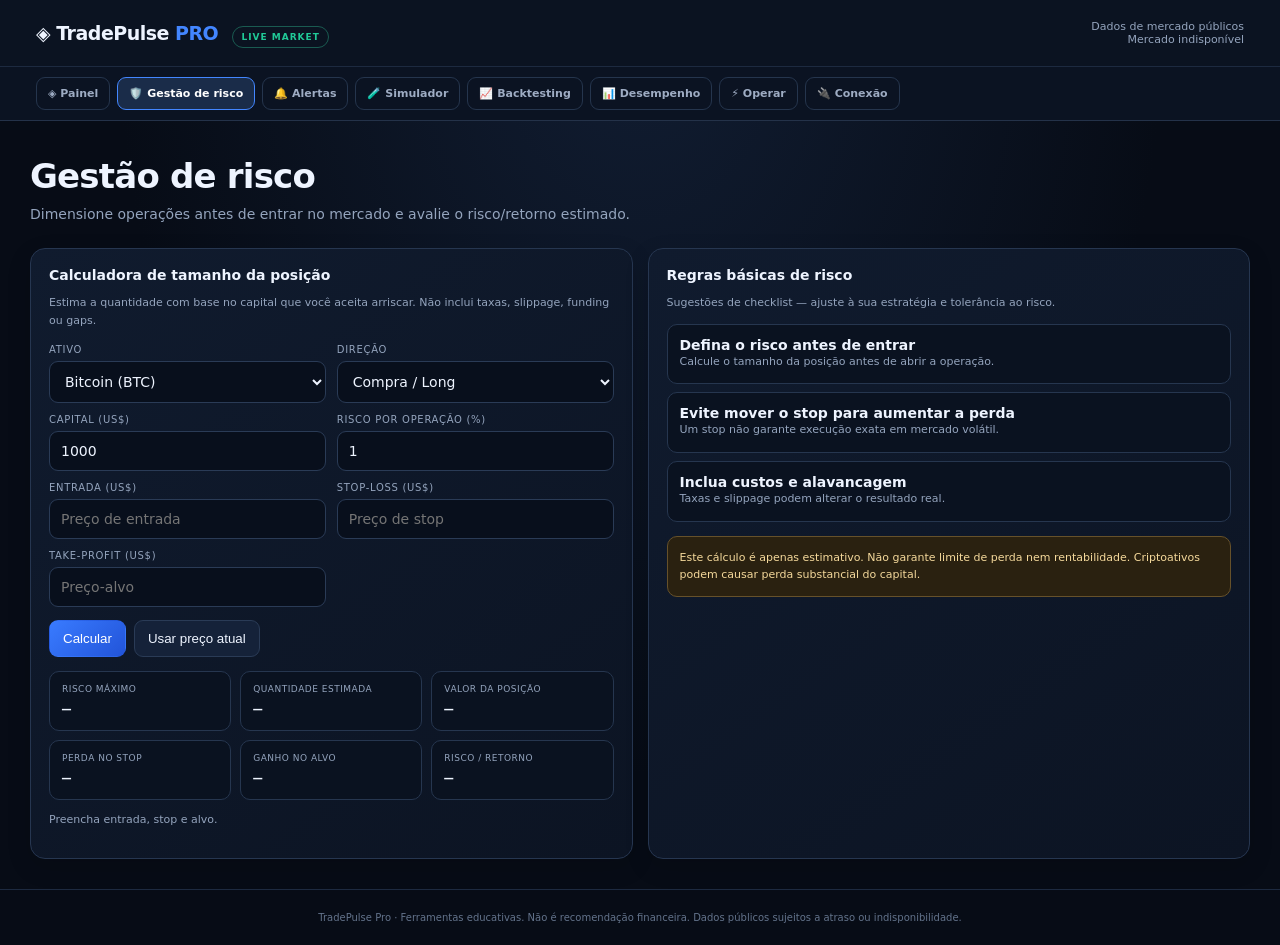
<file: risco.html>
<!doctype html><html lang="pt-BR"><head><meta charset="utf-8"><meta name="viewport" content="width=device-width,initial-scale=1"><meta name="theme-color" content="#070c16"><title>Gestão de risco · TradePulse Pro</title><link rel="stylesheet" href="common.css"></head><body><header><div class="brand">◈ TradePulse <em>PRO</em> <span class="live">LIVE MARKET</span></div><div class="market-mini" id="marketStatus">Dados de mercado públicos<br><span id="headerPrice">Carregando preço…</span></div></header><nav class="nav"><a href="dashboard.html">◈ Painel</a><a href="risco.html">🛡️ Gestão de risco</a><a href="alertas.html">🔔 Alertas</a><a href="simulador.html">🧪 Simulador</a><a href="backtest.html">📈 Backtesting</a><a href="desempenho.html">📊 Desempenho</a><a href="operar.html">⚡ Operar</a><a href="conexao.html">🔌 Conexão</a></nav><main><h1 class="page-title">Gestão de risco</h1><p class="lead">Dimensione operações antes de entrar no mercado e avalie o risco/retorno estimado.</p><section class="grid"><article class="card"><h2>Calculadora de tamanho da posição</h2><p class="muted">Estima a quantidade com base no capital que você aceita arriscar. Não inclui taxas, slippage, funding ou gaps.</p><div class="form"><div class="field"><label>Ativo</label><select id="coin" data-coin-select></select></div><div class="field"><label>Direção</label><select id="side"><option value="long">Compra / Long</option><option value="short">Venda / Short</option></select></div><div class="field"><label>Capital (US$)</label><input id="capital" type="number" min="0" value="1000" step="any"></div><div class="field"><label>Risco por operação (%)</label><input id="riskPct" type="number" min="0.1" max="100" value="1" step="0.1"></div><div class="field"><label>Entrada (US$)</label><input id="entry" type="number" min="0" step="any" placeholder="Preço de entrada"></div><div class="field"><label>Stop-loss (US$)</label><input id="stop" type="number" min="0" step="any" placeholder="Preço de stop"></div><div class="field"><label>Take-profit (US$)</label><input id="target" type="number" min="0" step="any" placeholder="Preço-alvo"></div></div><div class="actions"><button class="btn primary" id="calc">Calcular</button><button class="btn" id="current">Usar preço atual</button></div><div class="stats"><div class="stat"><span>Risco máximo</span><b id="riskAmt">—</b></div><div class="stat"><span>Quantidade estimada</span><b id="qty">—</b></div><div class="stat"><span>Valor da posição</span><b id="notional">—</b></div><div class="stat"><span>Perda no stop</span><b id="loss">—</b></div><div class="stat"><span>Ganho no alvo</span><b id="profit">—</b></div><div class="stat"><span>Risco / retorno</span><b id="rr">—</b></div></div><p class="muted" id="msg">Preencha entrada, stop e alvo.</p></article><article class="card"><h2>Regras básicas de risco</h2><p class="muted">Sugestões de checklist — ajuste à sua estratégia e tolerância ao risco.</p><div class="list"><div class="item"><div><b>Defina o risco antes de entrar</b><div class="detail">Calcule o tamanho da posição antes de abrir a operação.</div></div></div><div class="item"><div><b>Evite mover o stop para aumentar a perda</b><div class="detail">Um stop não garante execução exata em mercado volátil.</div></div></div><div class="item"><div><b>Inclua custos e alavancagem</b><div class="detail">Taxas e slippage podem alterar o resultado real.</div></div></div></div><div class="warn">Este cálculo é apenas estimativo. Não garante limite de perda nem rentabilidade. Criptoativos podem causar perda substancial do capital.</div></article></section></main><footer>TradePulse Pro · Ferramentas educativas. Não é recomendação financeira. Dados públicos sujeitos a atraso ou indisponibilidade.</footer><script src="common.js"></script><script>async function updateHeader(){try{const t=await TP.ticker();document.getElementById('headerPrice').textContent=TP.coin.replace('USDT','')+' '+TP.money(+t.lastPrice)+' · 24h '+(+t.priceChangePercent).toLocaleString('pt-BR',{maximumFractionDigits:2})+'%';}catch(e){document.getElementById('headerPrice').textContent='Mercado indisponível';}}updateHeader();document.addEventListener('tp-coin-change',updateHeader);setInterval(updateHeader,15000);</script><script>const $=id=>document.getElementById(id);let live=0;async function refresh(){try{live=await TP.price();}catch{}}function calc(){const c=+$('capital').value,p=+$('riskPct').value,e=+$('entry').value,s=+$('stop').value,t=+$('target').value,side=$('side').value;const ok=c>0&&p>0&&p<=100&&e>0&&s>0&&(side==='long'?s<e:s>e);if(!ok){['riskAmt','qty','notional','loss','profit','rr'].forEach(i=>$(i).textContent='—');$('msg').textContent='Confira os valores. Long: stop abaixo da entrada; Short: stop acima.';return}const r=c*p/100,q=r/Math.abs(e-s),gain=t>0&&(side==='long'?t>e:t<e)?Math.abs(t-e)*q:null;$('riskAmt').textContent=TP.money(r);$('qty').textContent=TP.num(q,8);$('notional').textContent=TP.money(q*e);$('loss').textContent=TP.money(q*Math.abs(e-s));$('profit').textContent=gain===null?'Alvo inválido':TP.money(gain);$('rr').textContent=gain===null?'—':TP.num(gain/r,2)+' : 1';$('msg').textContent='Estimativa antes de taxas, slippage, funding e gaps.'} $('calc').onclick=calc;['capital','riskPct','entry','stop','target','side'].forEach(i=>$(i).addEventListener('input',calc));$('current').onclick=async()=>{await refresh();if(live){$('entry').value=live;calc()}else alert('Não foi possível obter o preço atual. Tente novamente.')} ;refresh();</script></body></html>
</file>
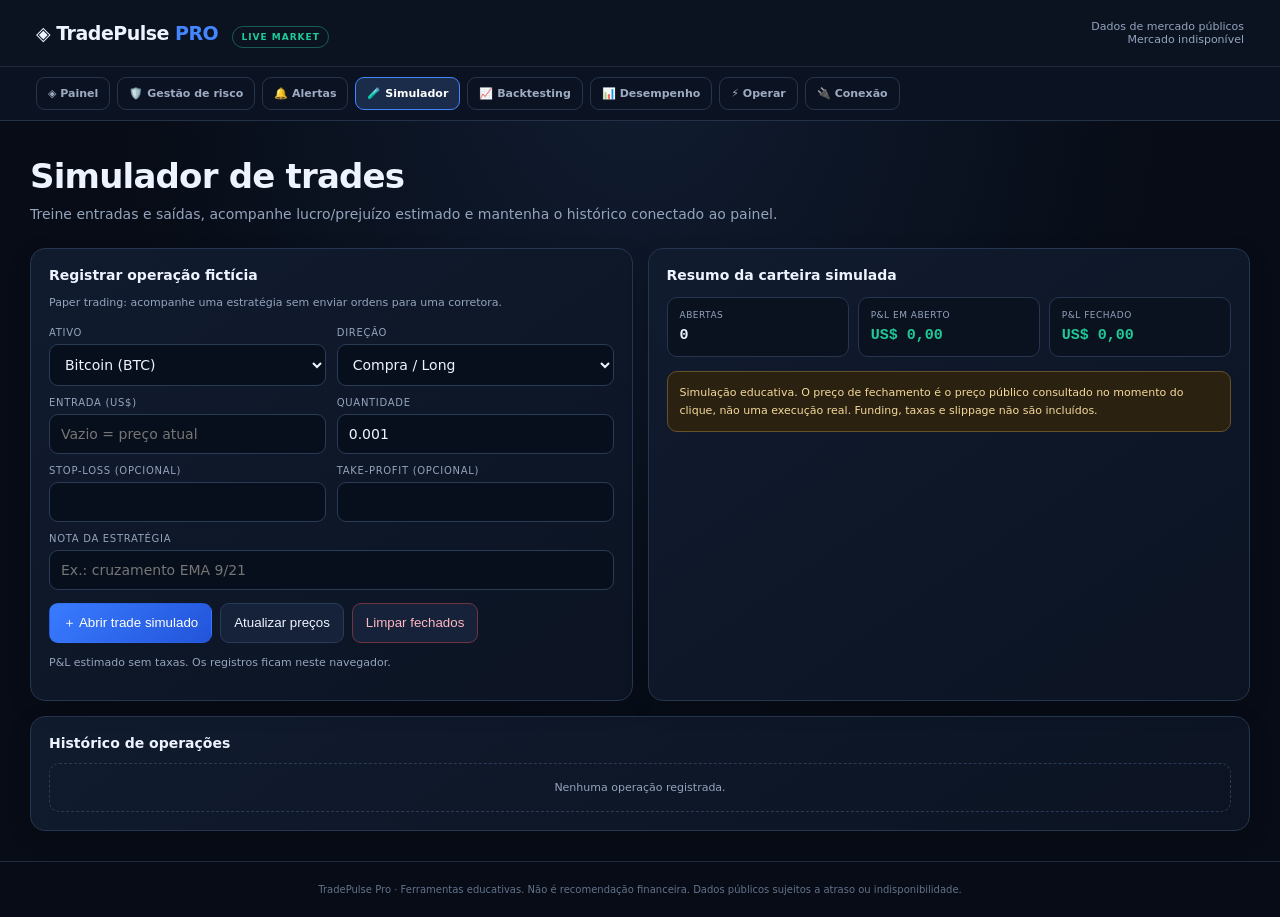
<file: simulador.html>
<!doctype html><html lang="pt-BR"><head><meta charset="utf-8"><meta name="viewport" content="width=device-width,initial-scale=1"><meta name="theme-color" content="#070c16"><title>Simulador de trades · TradePulse Pro</title><link rel="stylesheet" href="common.css"></head><body><header><div class="brand">◈ TradePulse <em>PRO</em> <span class="live">LIVE MARKET</span></div><div class="market-mini" id="marketStatus">Dados de mercado públicos<br><span id="headerPrice">Carregando preço…</span></div></header><nav class="nav"><a href="dashboard.html">◈ Painel</a><a href="risco.html">🛡️ Gestão de risco</a><a href="alertas.html">🔔 Alertas</a><a href="simulador.html">🧪 Simulador</a><a href="backtest.html">📈 Backtesting</a><a href="desempenho.html">📊 Desempenho</a><a href="operar.html">⚡ Operar</a><a href="conexao.html">🔌 Conexão</a></nav><main><h1 class="page-title">Simulador de trades</h1><p class="lead">Treine entradas e saídas, acompanhe lucro/prejuízo estimado e mantenha o histórico conectado ao painel.</p><section class="grid"><article class="card"><h2>Registrar operação fictícia</h2><p class="muted">Paper trading: acompanhe uma estratégia sem enviar ordens para uma corretora.</p><div class="form"><div class="field"><label>Ativo</label><select id="coin" data-coin-select></select></div><div class="field"><label>Direção</label><select id="side"><option value="long">Compra / Long</option><option value="short">Venda / Short</option></select></div><div class="field"><label>Entrada (US$)</label><input id="entry" type="number" min="0" step="any" placeholder="Vazio = preço atual"></div><div class="field"><label>Quantidade</label><input id="qty" type="number" min="0" step="any" value="0.001"></div><div class="field"><label>Stop-loss (opcional)</label><input id="stop" type="number" min="0" step="any"></div><div class="field"><label>Take-profit (opcional)</label><input id="target" type="number" min="0" step="any"></div><div class="field" style="grid-column:1/-1"><label>Nota da estratégia</label><input id="note" maxlength="100" placeholder="Ex.: cruzamento EMA 9/21"></div></div><div class="actions"><button class="btn primary" id="open">＋ Abrir trade simulado</button><button class="btn" id="refresh">Atualizar preços</button><button class="btn danger" id="clear">Limpar fechados</button></div><p class="muted" id="status">P&L estimado sem taxas. Os registros ficam neste navegador.</p></article><article class="card"><h2>Resumo da carteira simulada</h2><div class="stats"><div class="stat"><span>Abertas</span><b id="openCount">0</b></div><div class="stat"><span>P&L em aberto</span><b id="floating">US$ 0,00</b></div><div class="stat"><span>P&L fechado</span><b id="closed">US$ 0,00</b></div></div><div class="warn">Simulação educativa. O preço de fechamento é o preço público consultado no momento do clique, não uma execução real. Funding, taxas e slippage não são incluídos.</div></article></section><section class="card" style="margin-top:15px"><h2>Histórico de operações</h2><div class="list" id="trades"><div class="empty">Nenhuma operação registrada.</div></div></section></main><footer>TradePulse Pro · Ferramentas educativas. Não é recomendação financeira. Dados públicos sujeitos a atraso ou indisponibilidade.</footer><script src="common.js"></script><script>async function updateHeader(){try{const t=await TP.ticker();document.getElementById('headerPrice').textContent=TP.coin.replace('USDT','')+' '+TP.money(+t.lastPrice)+' · 24h '+(+t.priceChangePercent).toLocaleString('pt-BR',{maximumFractionDigits:2})+'%';}catch(e){document.getElementById('headerPrice').textContent='Mercado indisponível';}}updateHeader();document.addEventListener('tp-coin-change',updateHeader);setInterval(updateHeader,15000);</script><script>const $=id=>document.getElementById(id),KEY='tp.papertrades.v1';let trades=TP.read(KEY,[]),prices={};async function getPrice(sym){if(!prices[sym])prices[sym]=await TP.price(sym);return prices[sym]}function save(){TP.save(KEY,trades)}function render(){const open=trades.filter(t=>t.saida==null),closed=trades.filter(t=>t.saida!=null);let float=0;open.forEach(t=>{if(prices[t.coin])float+=(t.lado==='long'?prices[t.coin]-t.entrada:t.entrada-prices[t.coin])*t.qtd});const closedPnl=closed.reduce((s,t)=>s+(+t.pnl||0),0);$('openCount').textContent=open.length;$('floating').textContent=TP.money(float);$('floating').className=float>=0?'good':'bad';$('closed').textContent=TP.money(closedPnl);$('closed').className=closedPnl>=0?'good':'bad';if(!trades.length){$('trades').innerHTML='<div class="empty">Nenhuma operação registrada.</div>';return}$('trades').innerHTML=trades.slice(0,100).map(t=>{const isOpen=t.saida==null,px=prices[t.coin],pnl=isOpen?(px?(t.lado==='long'?px-t.entrada:t.entrada-px)*t.qtd:0):t.pnl;return `<div class="item"><div><b>${TP.escape(t.coin)} · ${t.lado==='long'?'LONG':'SHORT'} · ${isOpen?'ABERTO':'FECHADO'}</b><div class="detail">Entrada ${TP.money(t.entrada)} · Qtd. ${TP.num(t.qtd,8)}${t.stop?' · Stop '+TP.money(t.stop):''}${t.alvo?' · Alvo '+TP.money(t.alvo):''}<br>${isOpen?'Preço atual '+(px?TP.money(px):'carregando…'):'Saída '+TP.money(t.saida)}${t.nota?'<br>'+TP.escape(t.nota):''}</div></div><div style="text-align:right;flex-shrink:0"><b class="${pnl>=0?'good':'bad'}">${TP.money(pnl)}</b>${isOpen?`<div style="margin-top:6px"><button class="btn" data-close="${t.id}">Fechar agora</button></div>`:''}</div></div>`}).join('');document.querySelectorAll('[data-close]').forEach(b=>b.onclick=async()=>{const t=trades.find(x=>x.id===b.dataset.close);try{t.saida=await getPrice(t.coin);t.pnl=(t.lado==='long'?t.saida-t.entrada:t.entrada-t.saida)*t.qtd;t.fechadoEm=Date.now();save();render()}catch(e){alert('Não foi possível obter o preço para fechar.')}})}async function updatePrices(){for(const t of trades.filter(t=>t.saida==null)){try{prices[t.coin]=await TP.price(t.coin)}catch{}}render()}$('open').onclick=async()=>{const coin=$('coin').value,side=$('side').value,qty=+$('qty').value;let entry=+$('entry').value;try{if(!(entry>0))entry=await getPrice(coin)}catch{alert('Não foi possível obter o preço atual. Informe uma entrada manual.');return}const stop=+$('stop').value,target=+$('target').value;if(!(qty>0)||!(entry>0)){alert('Informe entrada e quantidade válidas.');return}if(stop>0&&(side==='long'?stop>=entry:stop<=entry)){alert('Stop inválido para essa direção.');return}if(target>0&&(side==='long'?target<=entry:target>=entry)){alert('Alvo inválido para essa direção.');return}trades.unshift({id:String(Date.now())+Math.random().toString(16).slice(2,6),coin,lado:side,entrada:entry,qtd:qty,stop:stop||null,alvo:target||null,nota:$('note').value.trim(),abertoEm:Date.now(),saida:null,pnl:null});save();$('entry').value='';$('stop').value='';$('target').value='';$('note').value='';await updatePrices()};$('refresh').onclick=updatePrices;$('clear').onclick=()=>{if(confirm('Apagar todas as operações simuladas fechadas?')){trades=trades.filter(t=>t.saida==null);save();render()}};document.addEventListener('tp-coin-change',updatePrices);updatePrices();setInterval(updatePrices,15000);</script></body></html>
</file>
<file: common.css>
:root{--bg:#070c16;--panel:#101a2b;--panel2:#0b1423;--line:#263650;--text:#eef4ff;--muted:#94a4bd;--blue:#4386ff;--green:#20c997;--red:#ff657a;--amber:#f4bd50}*{box-sizing:border-box}body{margin:0;background:radial-gradient(ellipse at top,#111d32 0,#070c16 58%);color:var(--text);font:14px Inter,system-ui,-apple-system,Segoe UI,sans-serif;min-height:100vh}header{padding:20px clamp(14px,3vw,36px);display:flex;align-items:center;justify-content:space-between;gap:15px;border-bottom:1px solid #1d2a40;background:#0b1321}.brand{font-size:19px;font-weight:850;letter-spacing:-.5px}.brand em{font-style:normal;color:var(--blue)}.live{font-size:9px;letter-spacing:1px;color:var(--green);border:1px solid #1a5b51;border-radius:20px;padding:5px 8px;margin-left:8px}.market-mini{color:var(--muted);font-size:11px;text-align:right}.nav{display:flex;gap:7px;flex-wrap:wrap;padding:10px clamp(12px,3vw,36px);background:#0b1322;border-bottom:1px solid #243249;position:sticky;top:0;z-index:30}.nav a{font-size:11px;font-weight:750;color:#9eacc3;text-decoration:none;padding:9px 11px;border:1px solid #25354d;border-radius:9px;white-space:nowrap}.nav a:hover,.nav a.active{background:#1a2c49;color:#fff;border-color:var(--blue)}main{max-width:1400px;margin:auto;padding:clamp(14px,3vw,30px)}.page-title{font-size:clamp(23px,3vw,34px);font-weight:850;letter-spacing:-.8px;margin:5px 0 7px}.lead{color:var(--muted);line-height:1.65;max-width:850px;margin:0 0 22px}.grid{display:grid;grid-template-columns:repeat(2,minmax(0,1fr));gap:15px}.card{min-width:0;border:1px solid var(--line);border-radius:15px;background:linear-gradient(145deg,#101b2e,#0c1423);padding:18px;box-shadow:0 8px 24px #0002}.card h2{font-size:14px;margin:0 0 7px}.muted{color:var(--muted);font-size:11px;line-height:1.6}.form{display:grid;grid-template-columns:repeat(2,minmax(0,1fr));gap:11px;margin-top:15px}.field{display:flex;flex-direction:column;gap:6px;min-width:0}.field label{font-size:10px;color:var(--muted);text-transform:uppercase;letter-spacing:.7px}.field input,.field select,.field textarea{width:100%;min-width:0;background:#080f1c;border:1px solid #2a3b56;border-radius:9px;padding:11px;color:var(--text);font:inherit}.field input:focus,.field select:focus,.field textarea:focus{outline:2px solid #4386ff55;border-color:var(--blue)}.actions{display:flex;gap:8px;flex-wrap:wrap;margin-top:13px}.btn{border:1px solid #2a3b56;border-radius:9px;background:#152239;color:var(--text);padding:10px 13px;font:700 12px inherit;cursor:pointer}.btn.primary{background:linear-gradient(135deg,#397bff,#2254d9);border-color:transparent;color:#fff}.btn.danger{border-color:#713342;color:#ffb7c1}.stats{display:grid;grid-template-columns:repeat(3,minmax(0,1fr));gap:9px;margin-top:14px}.stat{border:1px solid #26364f;background:#0a1220;border-radius:10px;padding:12px;min-width:0}.stat span{display:block;color:var(--muted);font-size:9px;text-transform:uppercase;letter-spacing:.5px;margin-bottom:6px}.stat b{font:750 15px ui-monospace,SFMono-Regular,Menlo,monospace;overflow-wrap:anywhere}.list{display:flex;flex-direction:column;gap:8px;margin-top:12px}.item{border:1px solid #26364f;background:#0a1220;border-radius:10px;padding:12px;display:flex;justify-content:space-between;align-items:center;gap:10px}.item .detail{font-size:11px;color:var(--muted);line-height:1.7;overflow-wrap:anywhere}.empty{font-size:11px;color:var(--muted);padding:17px;border:1px dashed #2a3b56;border-radius:10px;text-align:center}.good{color:var(--green)!important}.bad{color:var(--red)!important}.warn{padding:12px;border-radius:10px;border:1px solid #66512a;background:#2a2110;color:#f5d99b;font-size:11px;line-height:1.6;margin-top:14px}.table-wrap{overflow:auto;margin-top:14px}table{width:100%;border-collapse:collapse;font-size:12px}th,td{text-align:left;padding:10px;border-bottom:1px solid #263650;white-space:nowrap}th{color:var(--muted);font-size:10px;text-transform:uppercase}footer{padding:22px;text-align:center;color:#63738b;font-size:10px;border-top:1px solid #1d2a40}@media(max-width:740px){.grid{grid-template-columns:1fr}.nav{position:static}.nav a{flex:1;text-align:center}.stats{grid-template-columns:repeat(2,minmax(0,1fr))}.card{padding:14px}}@media(max-width:390px){.form{grid-template-columns:1fr}.brand{font-size:16px}}
</file>
